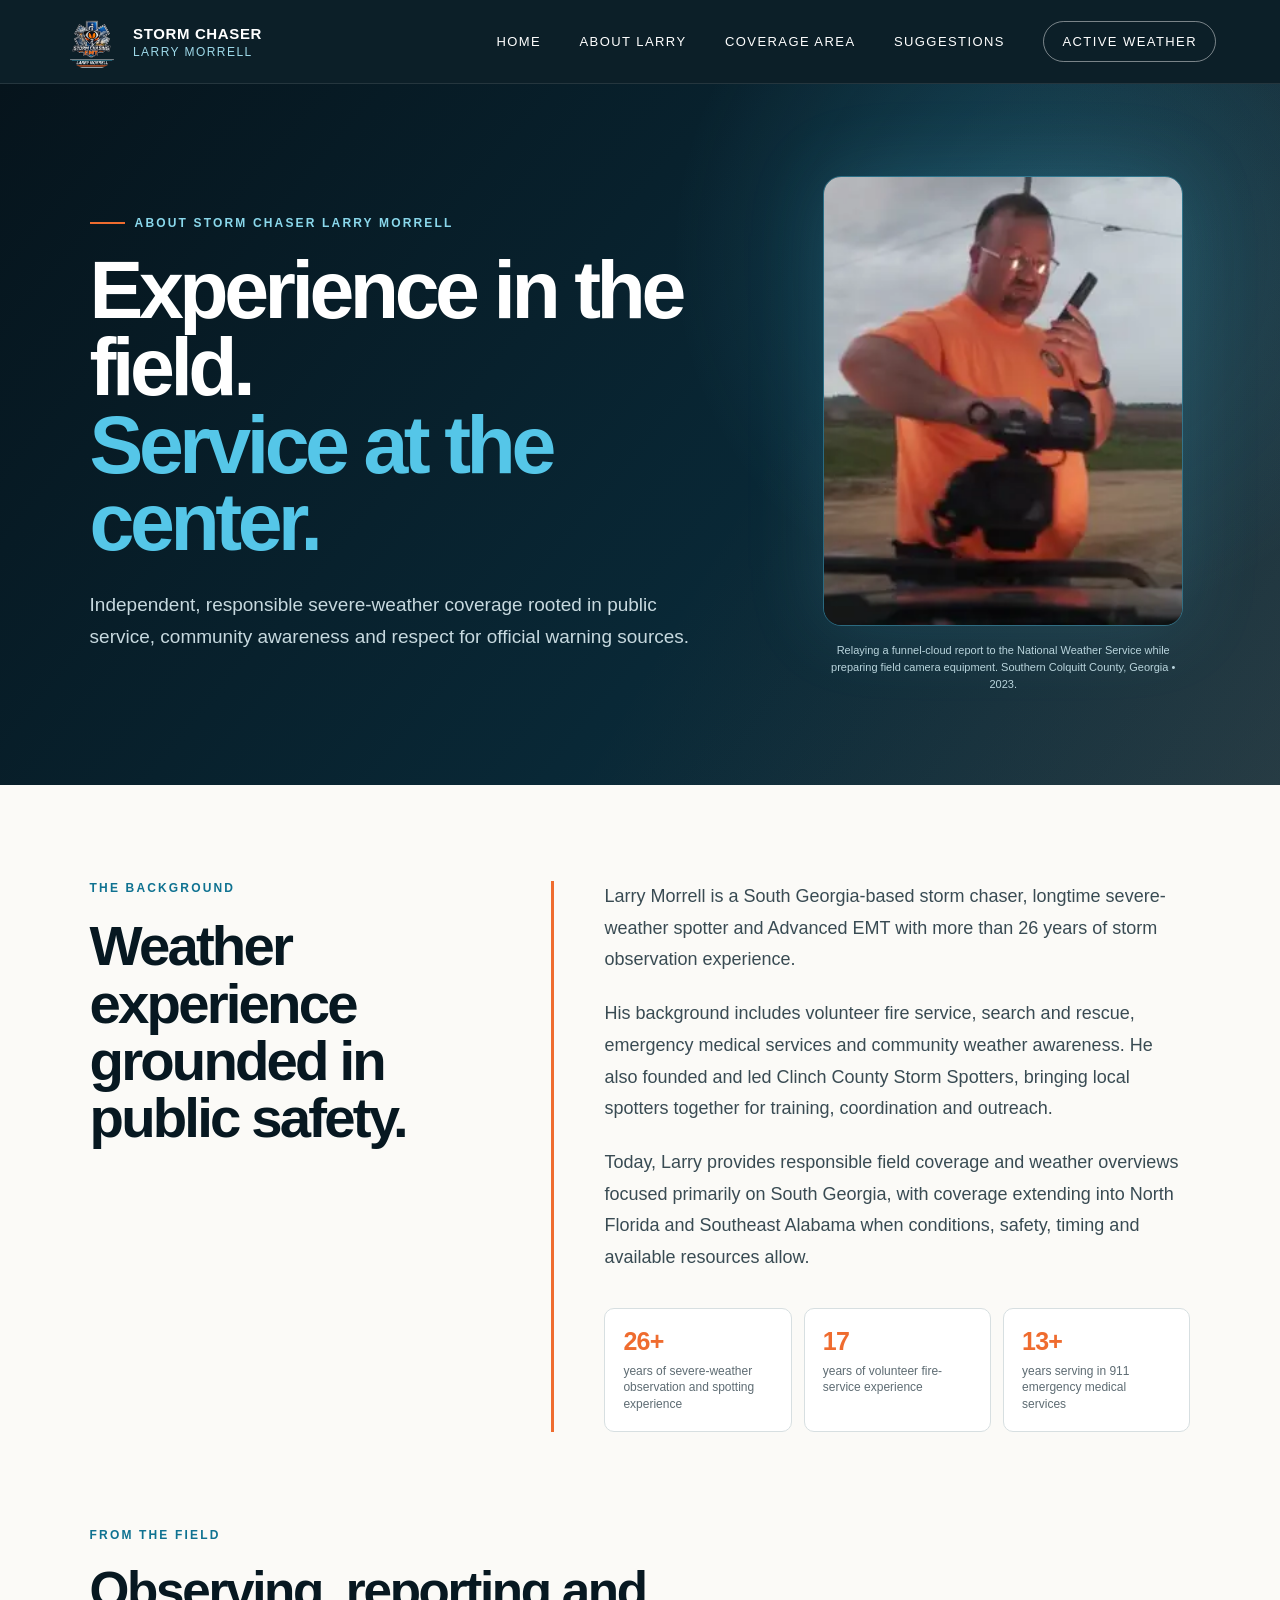
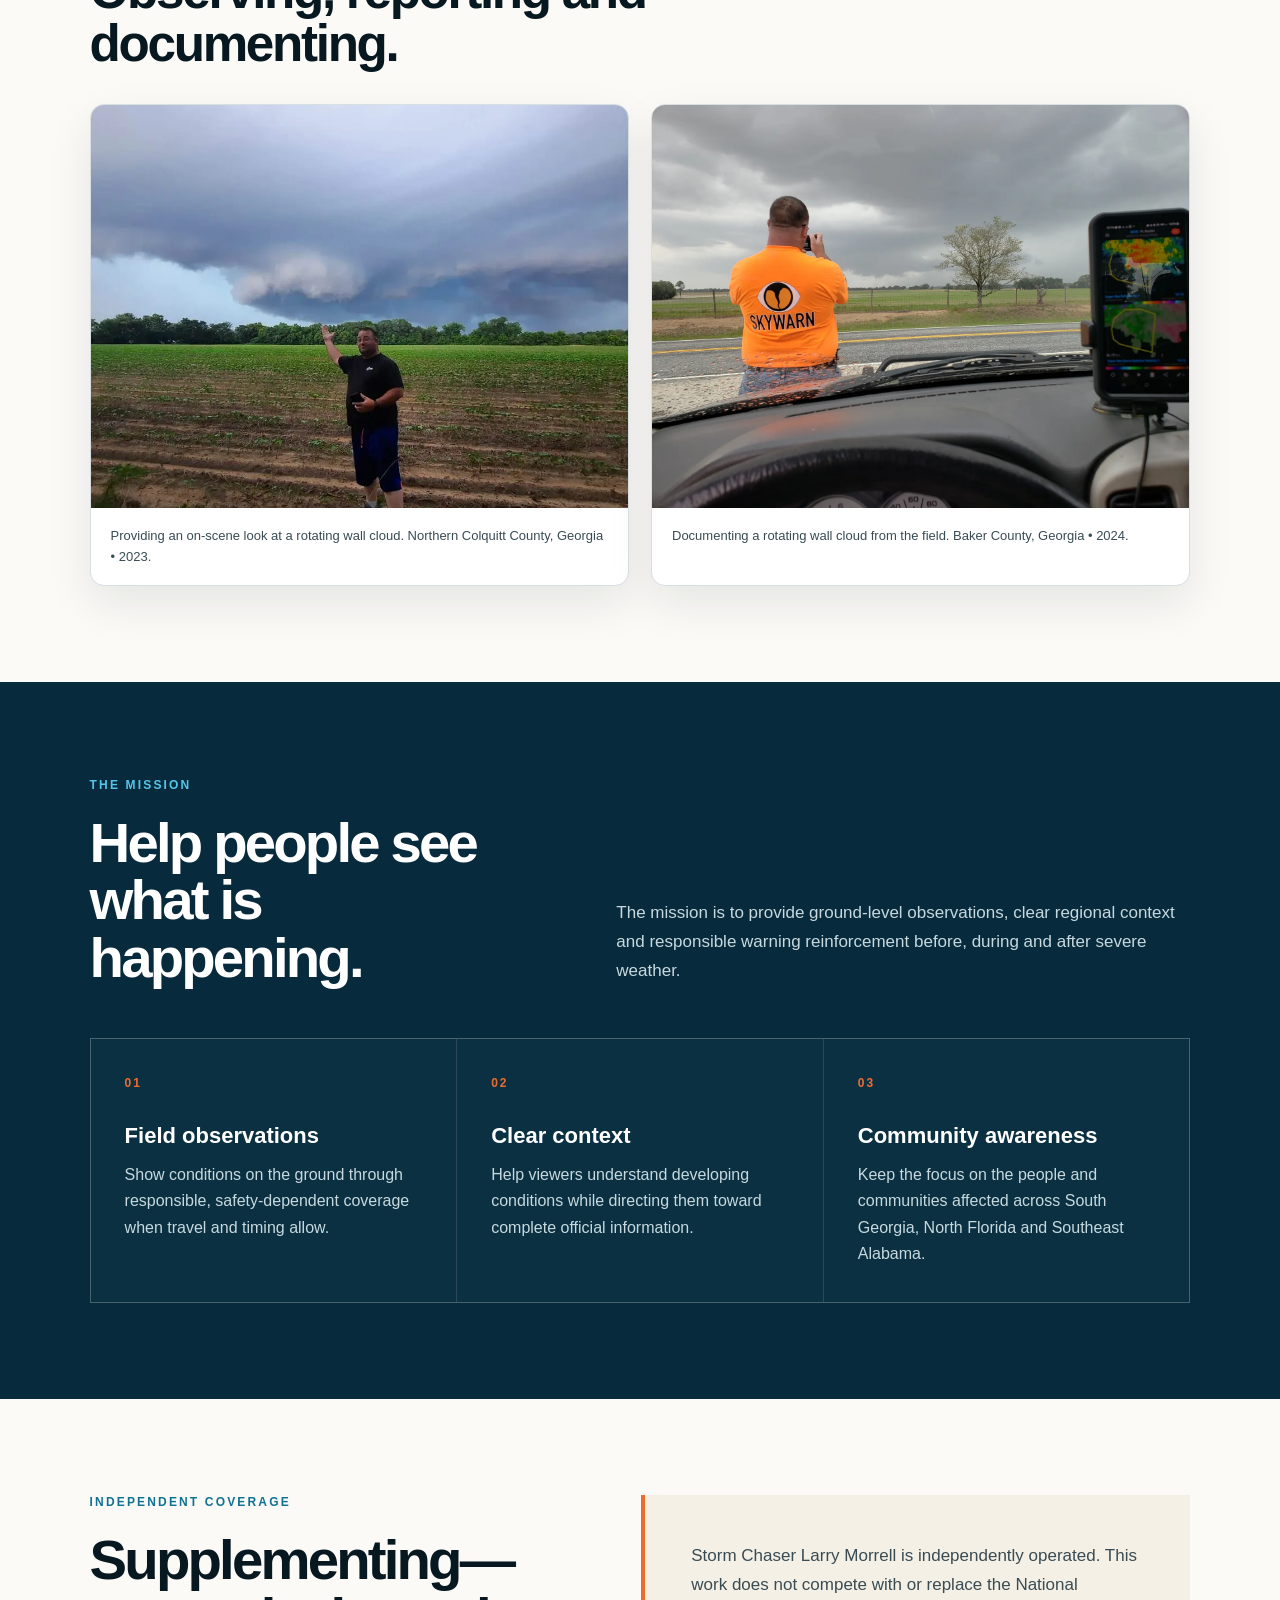
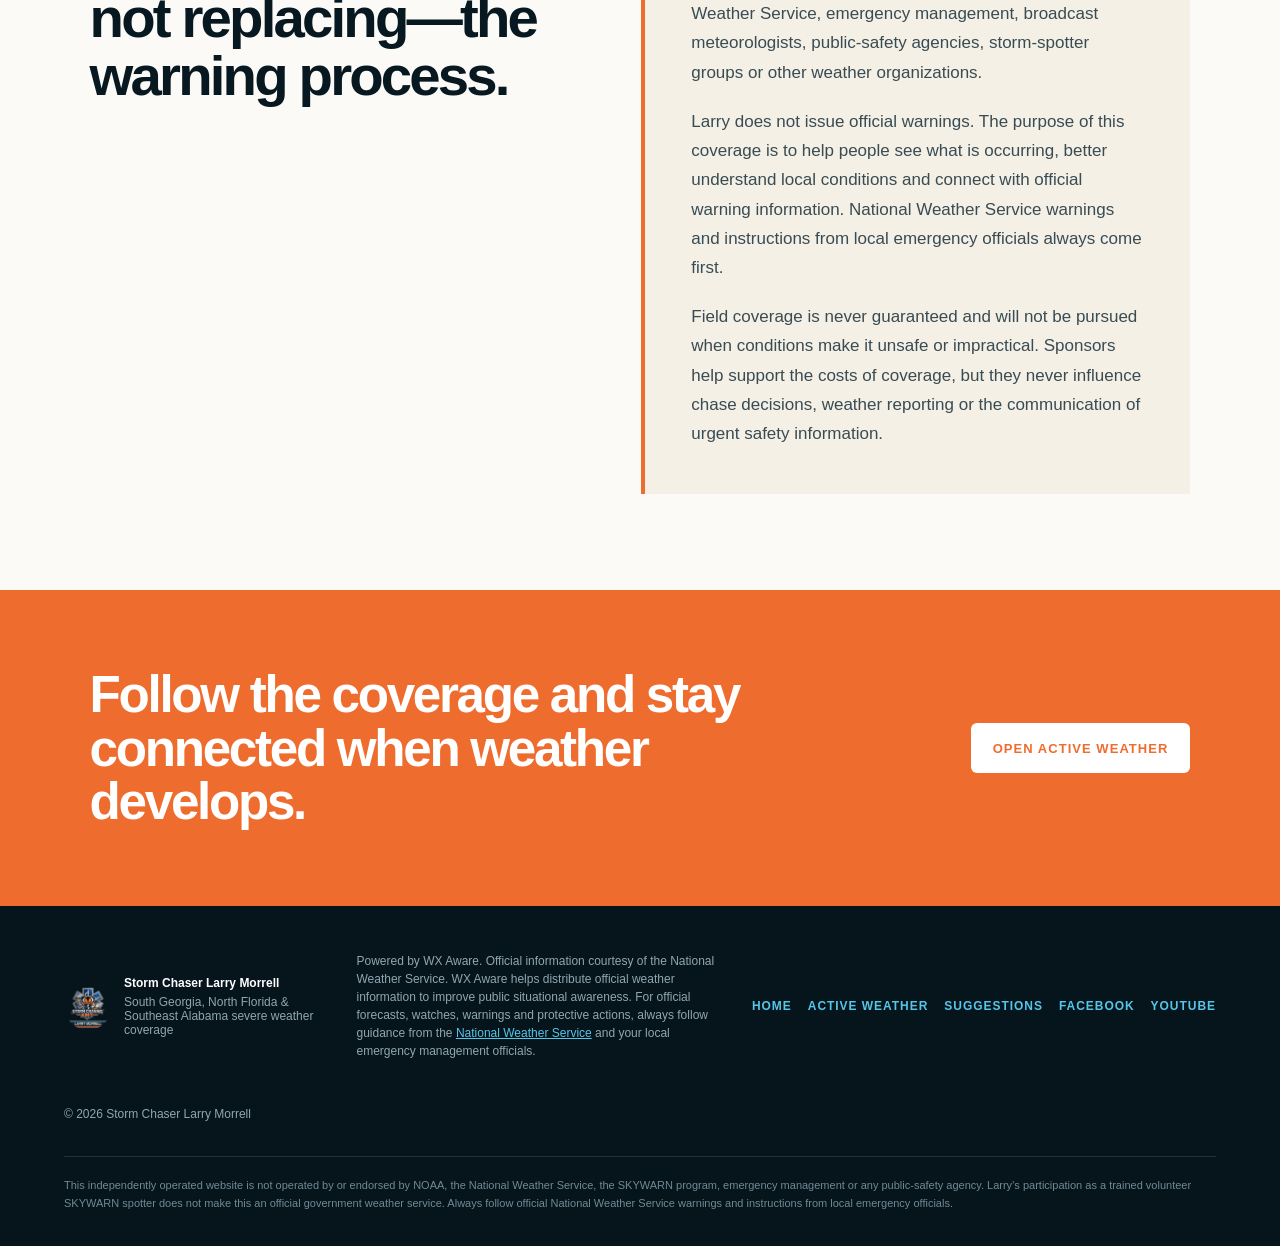
<file: about.html>
<!doctype html>
<html lang="en">
<head>
  <meta charset="utf-8">
  <meta name="viewport" content="width=device-width, initial-scale=1">
  <meta name="description" content="Meet South Georgia storm chaser and Advanced EMT Larry Morrell and learn the purpose, experience and safety principles behind his independent weather coverage.">
  <title>About Larry | Storm Chaser Larry Morrell</title>
  <link rel="canonical" href="https://twister31634.github.io/SouthGaWx/about.html">
  <meta property="og:type" content="website">
  <meta property="og:site_name" content="SouthGaWX">
  <meta property="og:title" content="About Storm Chaser Larry Morrell">
  <meta property="og:description" content="Meet Larry Morrell and learn about the experience, public-service background and mission behind his independent severe-weather coverage.">
  <meta property="og:url" content="https://twister31634.github.io/SouthGaWx/about.html">
  <meta property="og:image" content="https://twister31634.github.io/SouthGaWx/assets/social-preview.jpg">
  <meta property="og:image:width" content="1200">
  <meta property="og:image:height" content="630">
  <meta property="og:image:alt" content="Storm Chaser Larry Morrell — responsible severe-weather coverage for South Georgia, North Florida and Southeast Alabama">
  <meta name="twitter:card" content="summary_large_image">
  <link rel="icon" href="assets/logo.webp">
  <link rel="stylesheet" href="styles.css?v=8">
</head>
<body>
  <header class="site-header">
    <a class="brand" href="index.html" aria-label="Storm Chaser Larry Morrell home">
      <img src="assets/logo.webp" alt="Storm Chasing EMT logo">
      <span><strong>Storm Chaser</strong><small>Larry Morrell</small></span>
    </a>
    <nav aria-label="Main navigation"><a href="index.html">Home</a><a href="about.html" aria-current="page">About Larry</a><a href="index.html#area">Coverage Area</a><a href="suggestions.html">Suggestions</a><a class="nav-cta" href="active-weather.html">Active Weather</a></nav>
  </header>
  <main class="about-main">
    <section class="about-hero">
      <div class="about-hero-copy"><p class="eyebrow"><span></span>About Storm Chaser Larry Morrell</p><h1>Experience in the field.<br><em>Service at the center.</em></h1><p>Independent, responsible severe-weather coverage rooted in public service, community awareness and respect for official warning sources.</p></div>
      <figure class="about-portrait"><img src="assets/about-funnel-report.webp" alt="Larry Morrell calling a funnel-cloud report to the National Weather Service while preparing his field camera"><figcaption>Relaying a funnel-cloud report to the National Weather Service while preparing field camera equipment. Southern Colquitt County, Georgia • 2023.</figcaption></figure>
    </section>
    <section class="about-story">
      <div><p class="section-kicker">The background</p><h2>Weather experience grounded in public safety.</h2></div>
      <div class="about-story-copy">
        <p>Larry Morrell is a South Georgia-based storm chaser, longtime severe-weather spotter and Advanced EMT with more than 26 years of storm observation experience.</p>
        <p>His background includes volunteer fire service, search and rescue, emergency medical services and community weather awareness. He also founded and led Clinch County Storm Spotters, bringing local spotters together for training, coordination and outreach.</p>
        <p>Today, Larry provides responsible field coverage and weather overviews focused primarily on South Georgia, with coverage extending into North Florida and Southeast Alabama when conditions, safety, timing and available resources allow.</p>
        <ul class="experience-list" aria-label="Larry's experience"><li><strong>26+</strong><span>years of severe-weather observation and spotting experience</span></li><li><strong>17</strong><span>years of volunteer fire-service experience</span></li><li><strong>13+</strong><span>years serving in 911 emergency medical services</span></li></ul>
      </div>
    </section>
    <section class="field-gallery" aria-labelledby="field-gallery-title">
      <div class="field-gallery-heading"><p class="section-kicker">From the field</p><h2 id="field-gallery-title">Observing, reporting and documenting.</h2></div>
      <div class="field-gallery-grid">
        <figure><img src="assets/about-wall-cloud-colquitt.webp" alt="Larry Morrell presenting a rotating wall cloud in northern Colquitt County, Georgia" loading="lazy"><figcaption>Providing an on-scene look at a rotating wall cloud. Northern Colquitt County, Georgia • 2023.</figcaption></figure>
        <figure><img src="assets/about-wall-cloud-baker.webp" alt="Larry Morrell photographing a rotating wall cloud in Baker County, Georgia" loading="lazy"><figcaption>Documenting a rotating wall cloud from the field. Baker County, Georgia • 2024.</figcaption></figure>
      </div>
    </section>
    <section class="mission-section">
      <div class="mission-heading"><div><p class="section-kicker light">The mission</p><h2>Help people see what is happening.</h2></div><p>The mission is to provide ground-level observations, clear regional context and responsible warning reinforcement before, during and after severe weather.</p></div>
      <div class="mission-grid"><article><b>01</b><h3>Field observations</h3><p>Show conditions on the ground through responsible, safety-dependent coverage when travel and timing allow.</p></article><article><b>02</b><h3>Clear context</h3><p>Help viewers understand developing conditions while directing them toward complete official information.</p></article><article><b>03</b><h3>Community awareness</h3><p>Keep the focus on the people and communities affected across South Georgia, North Florida and Southeast Alabama.</p></article></div>
    </section>
    <section class="independence-section">
      <div><p class="section-kicker">Independent coverage</p><h2>Supplementing—not replacing—the warning process.</h2></div>
      <div class="independence-copy"><p>Storm Chaser Larry Morrell is independently operated. This work does not compete with or replace the National Weather Service, emergency management, broadcast meteorologists, public-safety agencies, storm-spotter groups or other weather organizations.</p><p>Larry does not issue official warnings. The purpose of this coverage is to help people see what is occurring, better understand local conditions and connect with official warning information. National Weather Service warnings and instructions from local emergency officials always come first.</p><p>Field coverage is never guaranteed and will not be pursued when conditions make it unsafe or impractical. Sponsors help support the costs of coverage, but they never influence chase decisions, weather reporting or the communication of urgent safety information.</p></div>
    </section>
    <section class="about-cta"><h2>Follow the coverage and stay connected when weather develops.</h2><a class="button" href="active-weather.html">Open Active Weather</a></section>
  </main>
  <footer>
    <div class="footer-brand"><img src="assets/logo.webp" alt=""><div><strong>Storm Chaser Larry Morrell</strong><span>South Georgia, North Florida &amp; Southeast Alabama severe weather coverage</span></div></div>
    <p>Powered by WX Aware. Official information courtesy of the National Weather Service. WX Aware helps distribute official weather information to improve public situational awareness. For official forecasts, watches, warnings and protective actions, always follow guidance from the <a href="https://www.weather.gov/" target="_blank" rel="noreferrer">National Weather Service</a> and your local emergency management officials.</p>
    <div class="footer-social"><a href="index.html">Home</a><a href="active-weather.html">Active Weather</a><a href="suggestions.html">Suggestions</a><a href="https://www.facebook.com/Stormchasingemt" target="_blank" rel="noreferrer">Facebook</a><a href="https://www.youtube.com/@LarryMorrell" target="_blank" rel="noreferrer">YouTube</a></div>
    <span>© 2026 Storm Chaser Larry Morrell</span>
    <p class="footer-disclaimer">This independently operated website is not operated by or endorsed by NOAA, the National Weather Service, the SKYWARN program, emergency management or any public-safety agency. Larry’s participation as a trained volunteer SKYWARN spotter does not make this an official government weather service. Always follow official National Weather Service warnings and instructions from local emergency officials.</p>
  </footer>
  <!-- Cloudflare Web Analytics -->
  <script type="module" src="https://static.cloudflareinsights.com/beacon.min.js" data-cf-beacon='{"token":"f0bc9376b80b49ab89b1c3198f6a5e19"}'></script>
  <!-- End Cloudflare Web Analytics -->
</body>
</html>
</file>
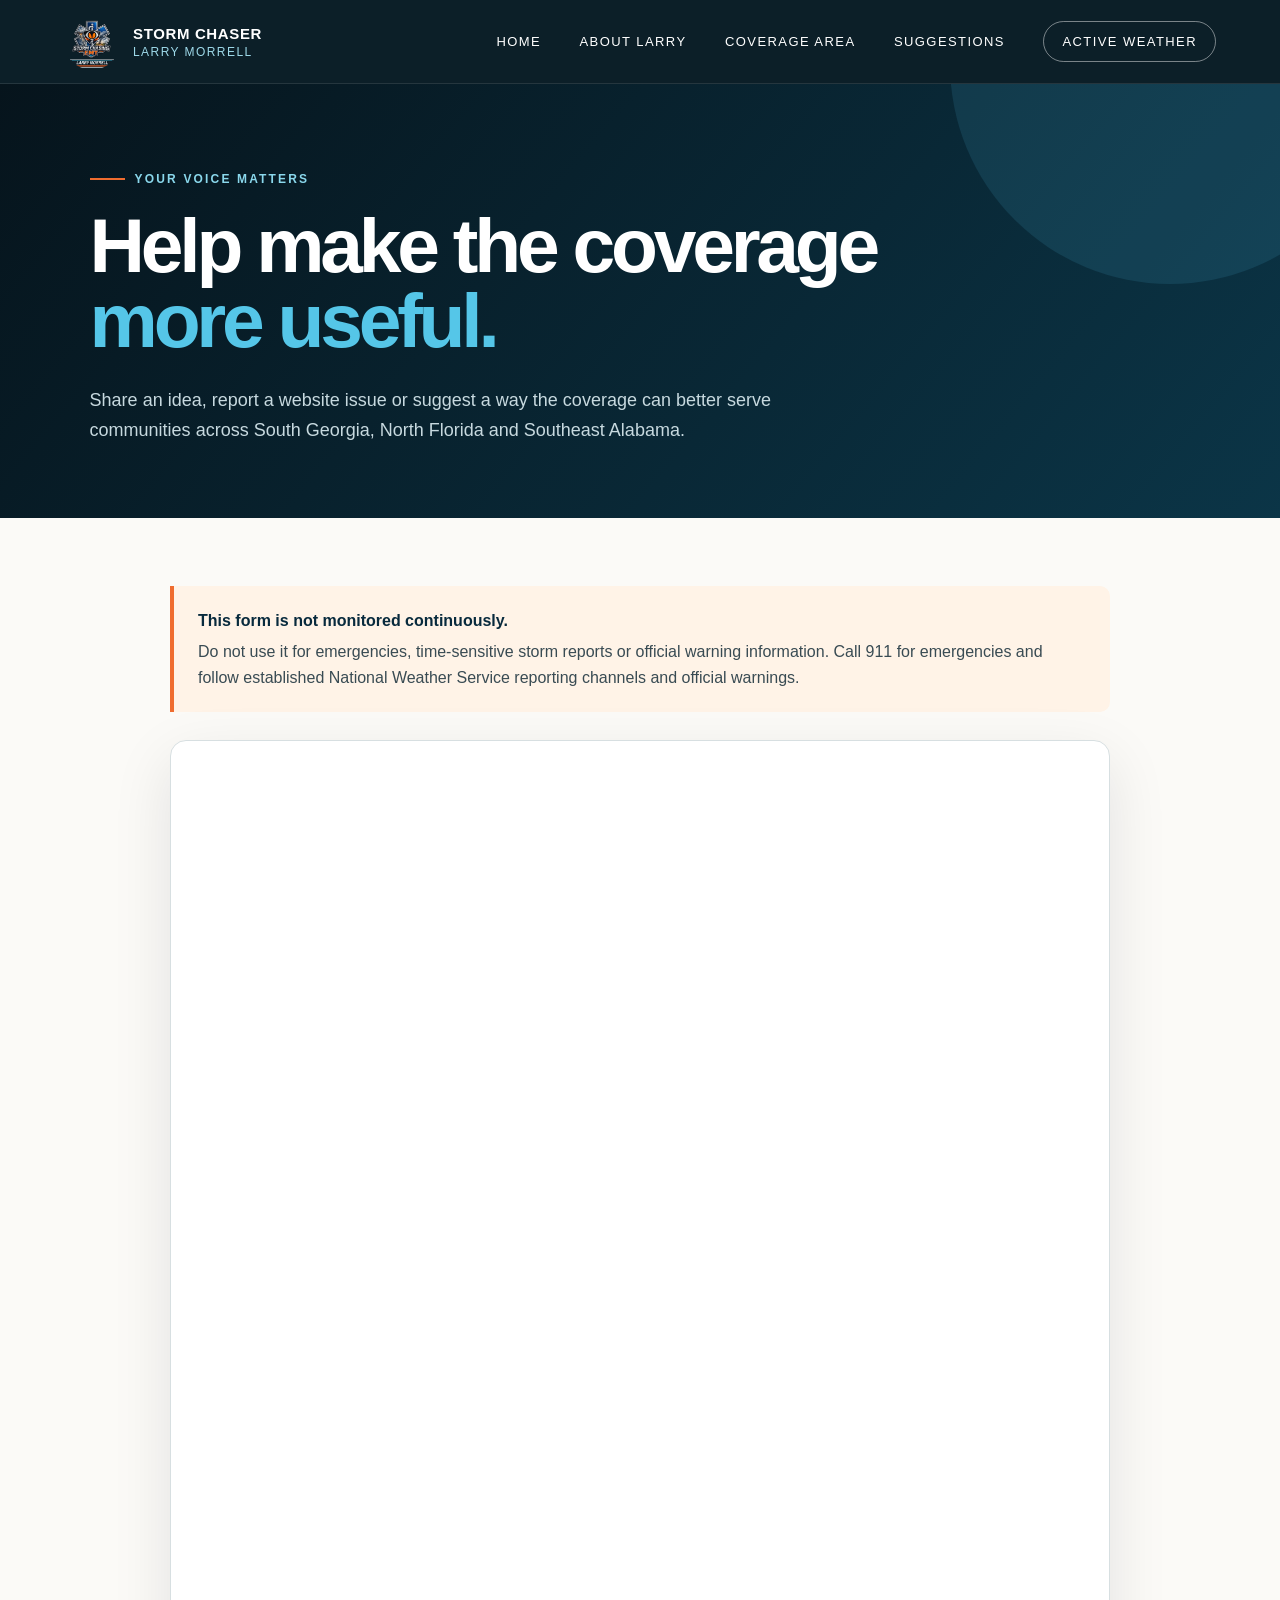
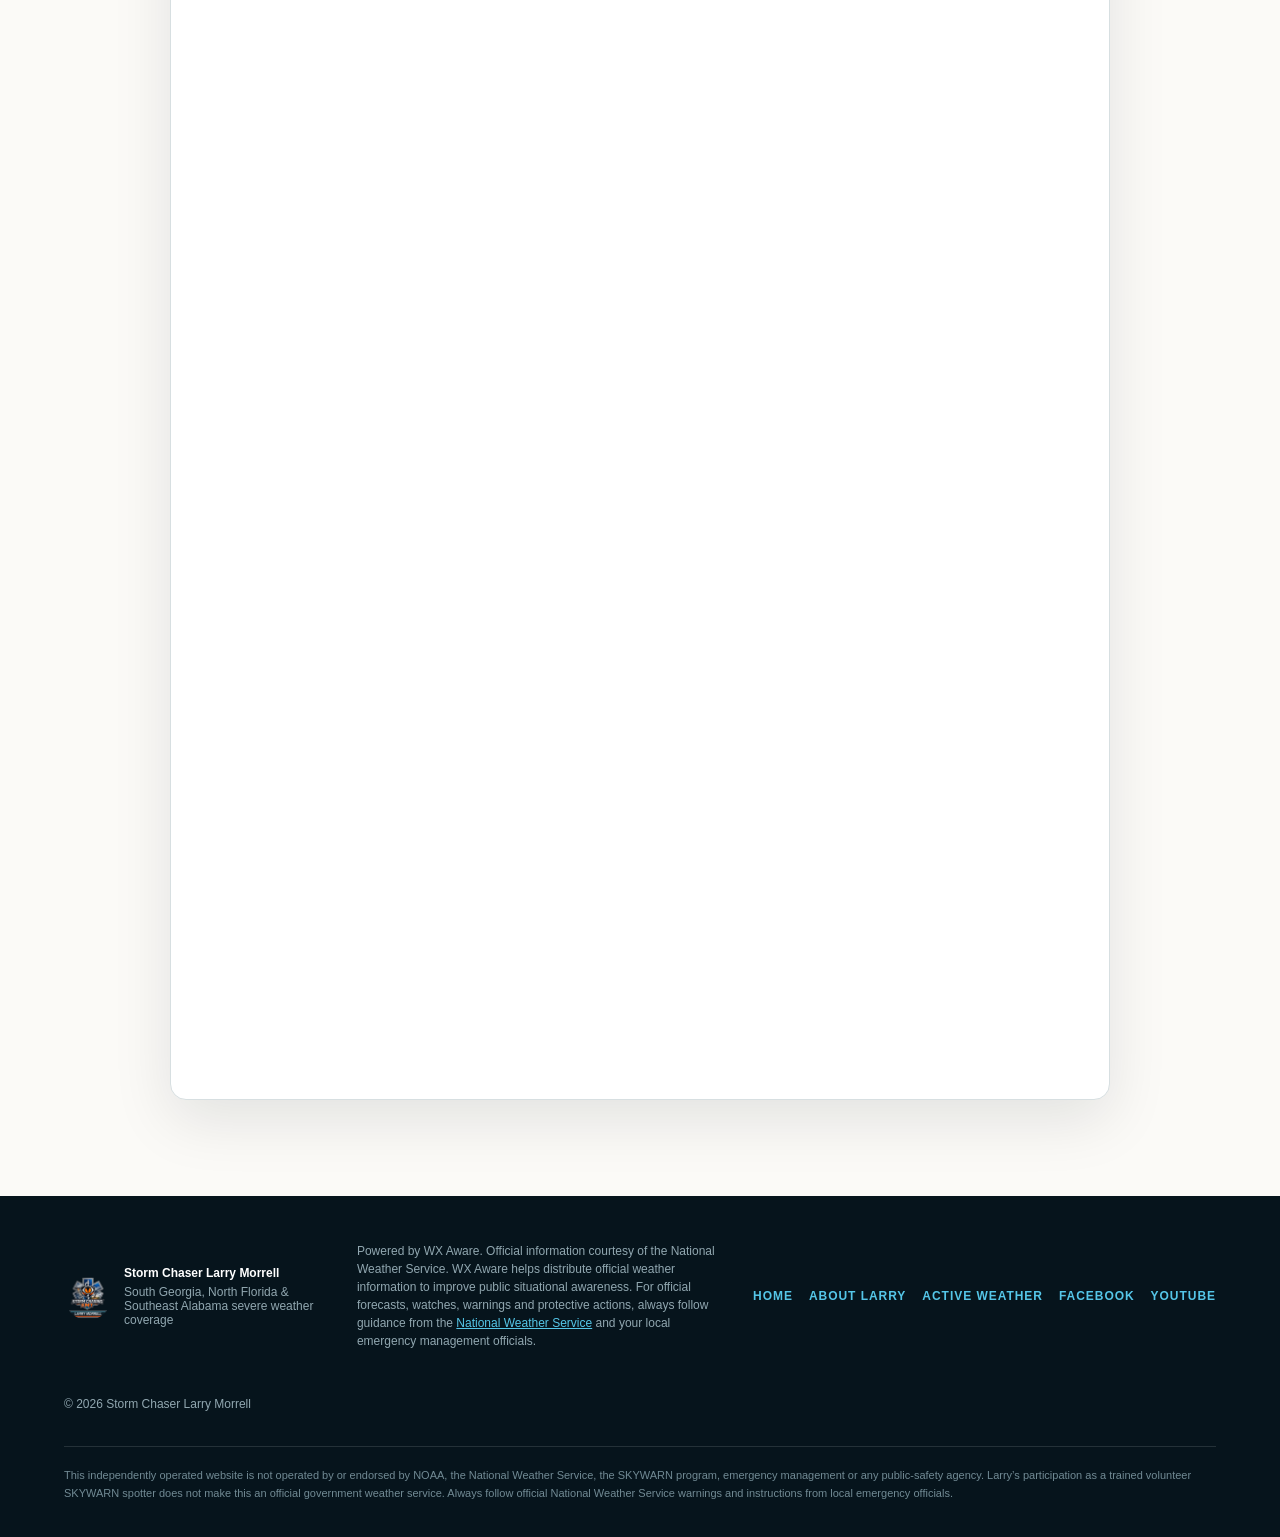
<file: suggestions.html>
<!doctype html>
<html lang="en">
<head>
  <meta charset="utf-8">
  <meta name="viewport" content="width=device-width, initial-scale=1">
  <meta name="description" content="Send a website, coverage or community suggestion to Storm Chaser Larry Morrell.">
  <title>Suggestions | Storm Chaser Larry Morrell</title>
  <link rel="canonical" href="https://twister31634.github.io/SouthGaWx/suggestions.html">
  <meta property="og:type" content="website">
  <meta property="og:site_name" content="SouthGaWX">
  <meta property="og:title" content="Suggestions | Storm Chaser Larry Morrell">
  <meta property="og:description" content="Help improve SouthGaWX by sharing a website, coverage or community suggestion.">
  <meta property="og:url" content="https://twister31634.github.io/SouthGaWx/suggestions.html">
  <meta property="og:image" content="https://twister31634.github.io/SouthGaWx/assets/social-preview.jpg">
  <meta property="og:image:width" content="1200">
  <meta property="og:image:height" content="630">
  <meta name="twitter:card" content="summary_large_image">
  <link rel="icon" href="assets/logo.webp">
  <link rel="stylesheet" href="styles.css?v=8">
</head>
<body>
  <header class="site-header">
    <a class="brand" href="index.html" aria-label="Storm Chaser Larry Morrell home">
      <img src="assets/logo.webp" alt="Storm Chasing EMT logo">
      <span><strong>Storm Chaser</strong><small>Larry Morrell</small></span>
    </a>
    <nav aria-label="Main navigation"><a href="index.html">Home</a><a href="about.html">About Larry</a><a href="index.html#area">Coverage Area</a><a href="suggestions.html" aria-current="page">Suggestions</a><a class="nav-cta" href="active-weather.html">Active Weather</a></nav>
  </header>

  <main class="suggestions-main">
    <section class="suggestions-hero">
      <p class="eyebrow"><span></span>Your voice matters</p>
      <h1>Help make the coverage<br><em>more useful.</em></h1>
      <p>Share an idea, report a website issue or suggest a way the coverage can better serve communities across South Georgia, North Florida and Southeast Alabama.</p>
    </section>

    <section class="suggestions-content" aria-label="Suggestion form">
      <aside class="suggestions-notice"><strong>This form is not monitored continuously.</strong>Do not use it for emergencies, time-sensitive storm reports or official warning information. Call 911 for emergencies and follow established National Weather Service reporting channels and official warnings.</aside>
      <div class="suggestions-frame">
        <iframe src="https://docs.google.com/forms/d/e/1FAIpQLSeQMw3ouA_WEoI1ZkVdUQ15AhiXiJVxv1rlnXLNSdMDiXHkDg/viewform?embedded=true" title="SouthGaWX suggestions form" loading="lazy">Loading…</iframe>
      </div>
    </section>
  </main>

  <footer>
    <div class="footer-brand"><img src="assets/logo.webp" alt=""><div><strong>Storm Chaser Larry Morrell</strong><span>South Georgia, North Florida &amp; Southeast Alabama severe weather coverage</span></div></div>
    <p>Powered by WX Aware. Official information courtesy of the National Weather Service. WX Aware helps distribute official weather information to improve public situational awareness. For official forecasts, watches, warnings and protective actions, always follow guidance from the <a href="https://www.weather.gov/" target="_blank" rel="noreferrer">National Weather Service</a> and your local emergency management officials.</p>
    <div class="footer-social"><a href="index.html">Home</a><a href="about.html">About Larry</a><a href="active-weather.html">Active Weather</a><a href="https://www.facebook.com/Stormchasingemt" target="_blank" rel="noreferrer">Facebook</a><a href="https://www.youtube.com/@LarryMorrell" target="_blank" rel="noreferrer">YouTube</a></div>
    <span>© 2026 Storm Chaser Larry Morrell</span>
    <p class="footer-disclaimer">This independently operated website is not operated by or endorsed by NOAA, the National Weather Service, the SKYWARN program, emergency management or any public-safety agency. Larry’s participation as a trained volunteer SKYWARN spotter does not make this an official government weather service. Always follow official National Weather Service warnings and instructions from local emergency officials.</p>
  </footer>
  <!-- Cloudflare Web Analytics -->
  <script type="module" src="https://static.cloudflareinsights.com/beacon.min.js" data-cf-beacon='{"token":"f0bc9376b80b49ab89b1c3198f6a5e19"}'></script>
  <!-- End Cloudflare Web Analytics -->
</body>
</html>
</file>
<file: styles.css>
:root {
  --ink: #071821;
  --navy: #082a3d;
  --blue: #0f7291;
  --electric: #55c6e8;
  --orange: #ef6c2f;
  --cream: #f4f0e6;
  --paper: #fbfaf7;
  --muted: #5e6c73;
}

* { box-sizing: border-box; }
html { scroll-behavior: smooth; }
body { margin: 0; background: var(--paper); color: var(--ink); font-family: Arial, Helvetica, sans-serif; }
a { color: inherit; text-decoration: none; }
img { display: block; max-width: 100%; }

.site-header {
  min-height: 84px; padding: 12px clamp(22px, 5vw, 76px); display: flex; align-items: center;
  justify-content: space-between; background: rgba(5, 24, 34, .97); color: white; position: relative; z-index: 10;
  border-bottom: 1px solid rgba(255,255,255,.1);
}
.brand { display: flex; align-items: center; gap: 13px; }
.brand img { width: 56px; height: 56px; border-radius: 50%; object-fit: cover; }
.brand span { display: flex; flex-direction: column; text-transform: uppercase; line-height: 1; letter-spacing: .04em; }
.brand strong { font-size: 15px; }
.brand small { margin-top: 5px; font-size: 12px; color: #9ed9e9; letter-spacing: .12em; }
nav { display: flex; align-items: center; gap: clamp(18px, 3vw, 42px); font-size: 13px; text-transform: uppercase; letter-spacing: .11em; }
nav a { transition: color .2s; }
nav a:hover { color: var(--electric); }
.nav-cta { border: 1px solid rgba(255,255,255,.45); border-radius: 999px; padding: 12px 18px; }

.hero {
  min-height: 660px; padding: 72px clamp(22px, 7vw, 108px); display: grid; grid-template-columns: 1.25fr .75fr;
  gap: 48px; align-items: center; position: relative; overflow: hidden; color: white;
  background: radial-gradient(circle at 80% 30%, rgba(15,114,145,.4), transparent 32%), linear-gradient(128deg, #071821 0%, #0b3041 55%, #071821 100%);
}
.hero:before { content: ""; position: absolute; inset: 0; z-index: 1; background: linear-gradient(90deg, rgba(3,18,27,.87) 0%, rgba(4,23,34,.68) 48%, rgba(4,22,32,.40) 100%); }
.hero:after { content: ""; position: absolute; z-index: 1; inset: auto -15% -220px 34%; height: 390px; border: 1px solid rgba(85,198,232,.2); border-radius: 50%; transform: rotate(-8deg); }
.hero-video { position: absolute; inset: 0; z-index: 0; width: 100%; height: 100%; object-fit: cover; object-position: center; filter: brightness(1.08) contrast(1.03); }
.storm-glow { position: absolute; z-index: 1; width: 620px; height: 620px; right: -180px; top: -260px; border-radius: 50%; background: rgba(85,198,232,.11); filter: blur(4px); }
.hero-copy, .hero-mark { position: relative; z-index: 2; }
.hero-footage-credit { position: absolute; z-index: 2; right: clamp(22px, 4vw, 70px); bottom: 22px; color: rgba(255,255,255,.72); text-transform: uppercase; letter-spacing: .12em; font-size: 10px; }
.eyebrow, .section-kicker { margin: 0 0 22px; text-transform: uppercase; letter-spacing: .18em; font-size: 12px; font-weight: 800; color: var(--blue); }
.eyebrow { color: #8ad8ec; display: flex; align-items: center; gap: 10px; }
.eyebrow span { width: 35px; height: 2px; background: var(--orange); }
.hero h1 { margin: 0; max-width: 790px; font-size: clamp(52px, 6.4vw, 92px); line-height: .96; letter-spacing: -.055em; }
.hero h1 em { color: var(--electric); font-style: normal; }
.hero-text { max-width: 660px; margin: 28px 0 0; color: #c7d9df; font-size: 19px; line-height: 1.65; }
.hero-actions, .sponsor-actions { display: flex; align-items: center; gap: 14px; flex-wrap: wrap; margin-top: 34px; }
.button { display: inline-flex; min-height: 50px; padding: 0 22px; border-radius: 6px; align-items: center; justify-content: center; font-weight: 800; font-size: 13px; text-transform: uppercase; letter-spacing: .08em; transition: transform .2s, background .2s; }
.button:hover { transform: translateY(-2px); }
.button.primary { background: var(--orange); color: white; }
.button.secondary { border: 1px solid #52707c; color: white; }
.signal-row { margin-top: 42px; display: flex; align-items: center; flex-wrap: wrap; gap: 12px; color: #8ca5ae; font-size: 12px; text-transform: uppercase; letter-spacing: .12em; }
.signal-row i { width: 4px; height: 4px; background: var(--electric); border-radius: 50%; }
.social-links { margin-top: 20px; display: flex; flex-wrap: wrap; gap: 10px; }
.social-links a { padding: 9px 13px; border-radius: 999px; background: rgba(85,198,232,.1); border: 1px solid rgba(85,198,232,.25); color: #9ee2f3; font-size: 11px; font-weight: 800; text-transform: uppercase; letter-spacing: .1em; }
.social-links a:hover { background: rgba(85,198,232,.18); }
.hero-mark { display: flex; flex-direction: column; align-items: center; }
.logo-halo { width: min(360px, 100%); aspect-ratio: 1; padding: 18px; border-radius: 50%; border: 1px solid rgba(85,198,232,.3); box-shadow: 0 0 70px rgba(85,198,232,.12); }
.logo-halo img { width: 100%; height: 100%; object-fit: cover; border-radius: 50%; }
.hero-mark p { margin: 20px 0 0; color: #8ad8ec; text-transform: uppercase; letter-spacing: .22em; font-size: 11px; }

@media (prefers-reduced-motion: reduce) {
  .hero-video { display: none; }
  .hero { background: linear-gradient(90deg, rgba(3,18,27,.9), rgba(4,23,34,.65)), url('assets/lanier-funnel-poster.webp') center / cover no-repeat; }
  .coverage-video { display: none; }
}

.intro { padding: 96px clamp(22px, 7vw, 108px); display: grid; grid-template-columns: .9fr 1.1fr; gap: clamp(40px, 8vw, 130px); }
.intro h2, .coverage h2, .partners h2, .sponsor h2 { margin: 0; font-size: clamp(38px, 4.2vw, 62px); line-height: 1.04; letter-spacing: -.045em; }
.intro-copy { border-left: 3px solid var(--orange); padding-left: clamp(25px, 4vw, 50px); }
.intro-copy p { margin: 0 0 20px; color: #394b53; font-size: 18px; line-height: 1.75; }
.inline-link { display: inline-flex; margin-top: 6px; color: var(--blue); font-size: 12px; font-weight: 900; letter-spacing: .08em; text-transform: uppercase; border-bottom: 2px solid var(--orange); padding-bottom: 6px; }
.inline-link:hover { color: var(--orange); }

.coverage { position: relative; isolation: isolate; overflow: hidden; background: var(--navy); color: white; padding: 92px clamp(22px, 7vw, 108px); }
.coverage::before { content: ""; position: absolute; inset: 0; z-index: 1; background: linear-gradient(90deg, rgba(5,24,34,.48), rgba(5,24,34,.26)); }
.coverage > :not(.coverage-video) { position: relative; z-index: 2; }
.coverage-video { position: absolute; inset: 0; z-index: 0; width: 100%; height: 100%; object-fit: cover; object-position: center; filter: brightness(1.18) contrast(1.02); }
.section-kicker.light { color: var(--electric); }
.coverage-heading h2 { text-shadow: 0 2px 16px rgba(0,0,0,.7); }
.coverage-grid { display: grid; grid-template-columns: repeat(3, 1fr); gap: 1px; margin-top: 56px; background: rgba(255,255,255,.12); border: 1px solid rgba(255,255,255,.12); }
.coverage-grid article { background: transparent; padding: 36px; }
.coverage-grid b { color: var(--orange); font-size: 12px; letter-spacing: .16em; }
.coverage-grid h3 { margin: 42px 0 14px; font-size: 24px; text-shadow: 0 2px 8px rgba(0,0,0,.8); }
.coverage-grid p { margin: 0; color: #e3eef2; line-height: 1.65; text-shadow: 0 1px 5px rgba(0,0,0,.65); }
.warning-note { margin-top: 28px; padding: 21px 26px; border-left: 4px solid var(--orange); background: rgba(3,18,27,.46); display: flex; gap: 18px; align-items: baseline; }
.warning-note strong { white-space: nowrap; }
.warning-note span { color: #e3eef2; line-height: 1.5; }
.coverage-footage-credit { display: block; margin-top: 18px; color: rgba(255,255,255,.7); font-size: 11px; letter-spacing: .04em; text-align: right; }
@media (prefers-reduced-motion: reduce) {
  .coverage { background: linear-gradient(rgba(5,24,34,.8), rgba(5,24,34,.8)), url('assets/coffee-wall-poster.webp') center / cover no-repeat; }
}

.area { padding: 96px clamp(22px, 7vw, 108px); display: grid; grid-template-columns: .7fr 1.3fr; gap: clamp(40px, 7vw, 100px); align-items: center; background: var(--paper); }
.area h2 { margin: 0; font-size: clamp(40px, 4.8vw, 68px); line-height: 1.02; letter-spacing: -.05em; }
.area-copy > p:not(.section-kicker) { margin: 26px 0 22px; color: #394b53; font-size: 17px; line-height: 1.7; }
.area-tags { display: flex; flex-wrap: wrap; gap: 8px; margin-bottom: 22px; }
.area-tags span { border: 1px solid #cbd4d7; border-radius: 999px; padding: 8px 12px; color: var(--navy); background: white; font-size: 11px; font-weight: 800; text-transform: uppercase; letter-spacing: .08em; }
.area-copy small { display: block; color: var(--muted); line-height: 1.5; }
.map-frame { overflow: hidden; border-radius: 16px; border: 1px solid #cbd4d7; background: white; box-shadow: 0 20px 60px rgba(7,24,33,.12); }
.map-frame iframe { display: block; width: 100%; height: clamp(620px, 44vw, 840px); border: 0; overflow: hidden; }
.map-frame > a { display: block; padding: 14px 18px; color: var(--blue); font-size: 11px; font-weight: 800; text-transform: uppercase; letter-spacing: .08em; text-align: right; }

.social-feed { padding: 96px clamp(22px, 7vw, 108px); display: grid; grid-template-columns: minmax(0,.82fr) minmax(340px,1.18fr); gap: clamp(42px, 8vw, 120px); align-items: center; background: white; }
.social-feed-copy h2 { margin: 0; font-size: clamp(40px, 4.8vw, 68px); line-height: 1.02; letter-spacing: -.05em; }
.social-feed-copy > p:not(.section-kicker) { max-width: 630px; margin: 26px 0 0; color: #394b53; font-size: 17px; line-height: 1.72; }
.social-feed-copy .button { margin-top: 28px; }
.social-feed-copy small { display: block; max-width: 590px; margin-top: 18px; color: var(--muted); line-height: 1.55; }
.facebook-feed-card { width: min(100%, 560px); justify-self: center; padding: 18px; border: 1px solid #d7dfe1; border-radius: 16px; background: var(--paper); box-shadow: 0 20px 60px rgba(7,24,33,.12); }
.facebook-feed-label { display: flex; align-items: center; gap: 12px; margin: 2px 4px 16px; color: var(--navy); font-size: 11px; font-weight: 900; text-transform: uppercase; letter-spacing: .12em; }
.facebook-feed-label i { height: 1px; flex: 1; background: #cbd4d7; }
.facebook-feed-label b { color: var(--orange); font-size: 10px; }
.facebook-feed-window { min-height: 720px; overflow: hidden; border-radius: 10px; background: linear-gradient(145deg,#eef2f3,#fff); }
.facebook-feed-window iframe { display: block; width: 100%; max-width: 500px; min-height: 720px; margin: 0 auto; border: 0; }

.partners { padding: 100px clamp(22px, 7vw, 108px); background: var(--cream); }
.section-heading.centered { text-align: center; max-width: 830px; margin: 0 auto 52px; }
.section-heading > p:last-child { color: var(--muted); font-size: 17px; line-height: 1.65; }
.founding-card { max-width: 780px; margin: 0 auto 28px; background: white; padding: 18px; border-radius: 14px; box-shadow: 0 18px 50px rgba(7,24,33,.1); border: 1px solid #d9d5cb; }
.founding-card img { width: 100%; border-radius: 8px; }
.founding-label { display: flex; align-items: center; gap: 13px; margin: 2px 5px 16px; text-transform: uppercase; letter-spacing: .16em; font-size: 11px; font-weight: 800; color: var(--orange); }
.founding-label i { height: 1px; background: #ded9cf; flex: 1; }
.official-sponsor-grid { display: grid; grid-template-columns: repeat(2, minmax(0, 1fr)); gap: 22px; max-width: 1180px; margin: 0 auto 34px; }
.official-sponsor-card { display: flex; flex-direction: column; min-width: 0; background: white; padding: 18px; border-radius: 14px; box-shadow: 0 18px 50px rgba(7,24,33,.1); border: 1px solid #d9d5cb; transition: transform .2s, box-shadow .2s; }
.official-sponsor-card:hover { transform: translateY(-4px); box-shadow: 0 22px 55px rgba(7,24,33,.15); }
.official-sponsor-card img { display: block; width: 100%; aspect-ratio: 16 / 9; object-fit: cover; border-radius: 8px; }
.official-sponsor-label { display: flex; align-items: center; gap: 13px; margin: 2px 5px 16px; text-transform: uppercase; letter-spacing: .16em; font-size: 11px; font-weight: 800; color: var(--orange); }
.official-sponsor-label i { height: 1px; background: #ded9cf; flex: 1; }
.official-sponsor-meta { padding: 17px 5px 2px; display: flex; justify-content: space-between; align-items: center; gap: 15px; }
.official-sponsor-meta strong { color: var(--navy); font-size: 16px; }
.official-sponsor-meta span { color: var(--blue); font-size: 11px; font-weight: 800; text-transform: uppercase; letter-spacing: .08em; text-align: right; }
.partner-grid { display: grid; grid-template-columns: repeat(3, 1fr); gap: 22px; }
.partner-card { background: white; border: 1px solid #d9d5cb; border-radius: 12px; overflow: hidden; transition: transform .2s, box-shadow .2s; }
a.partner-card:hover { transform: translateY(-4px); box-shadow: 0 18px 40px rgba(7,24,33,.12); }
.partner-image { aspect-ratio: 1; padding: 12px; background: white; }
.partner-image img { width: 100%; height: 100%; object-fit: contain; }
.partner-meta { padding: 17px 19px; border-top: 1px solid #e7e3da; display: flex; justify-content: space-between; align-items: center; gap: 15px; }
.partner-meta strong { font-size: 14px; }
.partner-meta span { color: var(--blue); font-size: 11px; text-transform: uppercase; letter-spacing: .08em; text-align: right; }

.sponsor { padding: 92px clamp(22px, 7vw, 108px); background: var(--orange); color: white; display: grid; grid-template-columns: .95fr 1.05fr; gap: clamp(45px, 8vw, 120px); }
.sponsor .section-kicker { color: #fff3e7; }
.sponsor-copy > p { margin: 0 0 22px; font-size: 18px; line-height: 1.65; color: #fff7f1; }
.partnership-brief { margin: 0 0 24px; padding: 18px 0; border-top: 1px solid rgba(255,255,255,.35); color: #fff; }
.partnership-brief strong { display: block; margin-bottom: 10px; font-size: 14px; text-transform: uppercase; letter-spacing: .08em; }
.partnership-brief ul { margin: 0; padding-left: 20px; color: #fff7f1; line-height: 1.6; }
.partnership-brief small { display: block; margin-top: 10px; color: #fff3e7; line-height: 1.5; }
.sponsor .promise { border-top: 1px solid rgba(255,255,255,.35); border-bottom: 1px solid rgba(255,255,255,.35); padding: 19px 0; font-size: 15px; }
.promise span { display: inline-flex; width: 24px; height: 24px; margin-right: 8px; border-radius: 50%; align-items: center; justify-content: center; background: white; color: var(--orange); font-weight: 900; }
.button.white { background: white; color: var(--orange); }
.text-link { font-weight: 800; font-size: 13px; text-transform: uppercase; letter-spacing: .07em; border-bottom: 1px solid rgba(255,255,255,.6); padding-bottom: 4px; }
.email { display: inline-block; margin-top: 24px; color: white; font-size: 14px; word-break: break-word; }

footer { padding: 34px clamp(22px, 5vw, 76px); background: #06141c; color: #91a7b0; display: grid; grid-template-columns: 1fr 1.4fr auto; align-items: center; gap: 35px; font-size: 12px; }
.footer-brand { display: flex; align-items: center; gap: 12px; color: white; }
.footer-brand img { width: 48px; height: 48px; border-radius: 50%; }
.footer-brand div { display: flex; flex-direction: column; gap: 5px; }
.footer-brand span { color: #91a7b0; }
footer p { line-height: 1.5; }
footer p a { color: var(--electric); text-decoration: underline; }
.footer-social { display: flex; flex-wrap: wrap; gap: 10px 16px; }
.footer-social a { color: var(--electric); font-weight: 800; text-transform: uppercase; letter-spacing: .08em; }
.footer-disclaimer { grid-column: 1 / -1; margin: 0; padding-top: 20px; border-top: 1px solid rgba(255,255,255,.12); color: #718a94; font-size: 11px; line-height: 1.6; }

.about-main { background: var(--paper); }
.about-hero { position: relative; isolation: isolate; overflow: hidden; min-height: 510px; padding: 92px clamp(22px, 7vw, 108px); display: grid; grid-template-columns: minmax(0, 1.25fr) minmax(260px, .75fr); align-items: center; gap: clamp(42px, 8vw, 120px); color: white; background: linear-gradient(130deg, #06141c, #0b3547); }
.about-hero::before { content: ""; position: absolute; inset: 0; z-index: -1; background: radial-gradient(circle at 82% 24%, rgba(85,198,232,.22), transparent 32%), linear-gradient(120deg, transparent 58%, rgba(239,108,47,.12)); }
.about-hero h1 { margin: 0; max-width: 820px; font-size: clamp(48px, 6.3vw, 88px); line-height: .96; letter-spacing: -.055em; }
.about-hero h1 em { color: var(--electric); font-style: normal; }
.about-hero-copy > p:last-child { max-width: 720px; margin: 28px 0 0; color: #c7d9df; font-size: 19px; line-height: 1.68; }
.about-portrait { justify-self: center; width: min(360px, 100%); margin: 0; }
.about-portrait img { width: 100%; aspect-ratio: 4 / 5; object-fit: cover; object-position: center; border-radius: 18px; border: 1px solid rgba(85,198,232,.4); box-shadow: 0 0 80px rgba(85,198,232,.16); }
.about-portrait figcaption { margin: 16px 0 0; color: #b9d4dc; font-size: 11px; line-height: 1.55; text-align: center; }
.about-story { padding: 96px clamp(22px, 7vw, 108px); display: grid; grid-template-columns: minmax(260px,.72fr) minmax(0,1.28fr); gap: clamp(44px, 8vw, 120px); }
.about-story h2, .mission-section h2 { margin: 0; font-size: clamp(38px, 4.4vw, 64px); line-height: 1.02; letter-spacing: -.05em; }
.about-story-copy { border-left: 3px solid var(--orange); padding-left: clamp(24px, 4vw, 50px); }
.about-story-copy p { margin: 0 0 22px; color: #394b53; font-size: 18px; line-height: 1.76; }
.experience-list { margin: 34px 0 0; padding: 0; display: grid; grid-template-columns: repeat(3,1fr); gap: 12px; list-style: none; }
.experience-list li { padding: 18px; border: 1px solid #d7dfe1; border-radius: 10px; background: white; }
.experience-list strong { display: block; color: var(--orange); font-size: 25px; letter-spacing: -.03em; }
.experience-list span { display: block; margin-top: 7px; color: var(--muted); font-size: 12px; line-height: 1.4; }
.field-gallery { padding: 0 clamp(22px, 7vw, 108px) 96px; }
.field-gallery-heading { max-width: 850px; margin-bottom: 34px; }
.field-gallery-heading h2 { margin: 0; font-size: clamp(34px, 4vw, 58px); line-height: 1.04; letter-spacing: -.045em; }
.field-gallery-grid { display: grid; grid-template-columns: 1fr 1fr; gap: 22px; }
.field-gallery figure { margin: 0; overflow: hidden; border: 1px solid #d7dfe1; border-radius: 14px; background: white; box-shadow: 0 18px 45px rgba(7,24,33,.09); }
.field-gallery img { width: 100%; aspect-ratio: 4 / 3; object-fit: cover; }
.field-gallery figure:first-child img { object-position: center 42%; }
.field-gallery figcaption { min-height: 76px; padding: 18px 20px; color: #394b53; font-size: 13px; line-height: 1.55; }
.mission-section { padding: 96px clamp(22px, 7vw, 108px); color: white; background: var(--navy); }
.mission-heading { display: grid; grid-template-columns: .85fr 1.15fr; gap: clamp(38px, 8vw, 120px); align-items: end; }
.mission-heading > p { margin: 0; color: #c7d9df; font-size: 17px; line-height: 1.7; }
.mission-grid { margin-top: 52px; display: grid; grid-template-columns: repeat(3,1fr); gap: 1px; border: 1px solid rgba(255,255,255,.14); background: rgba(255,255,255,.14); }
.mission-grid article { padding: 34px; background: #0a3042; }
.mission-grid b { color: var(--orange); font-size: 12px; letter-spacing: .16em; }
.mission-grid h3 { margin: 32px 0 13px; font-size: 22px; }
.mission-grid p { margin: 0; color: #c7d9df; line-height: 1.65; }
.independence-section { padding: 96px clamp(22px, 7vw, 108px); display: grid; grid-template-columns: .9fr 1.1fr; gap: clamp(42px, 8vw, 120px); align-items: start; }
.independence-section h2 { margin: 0; font-size: clamp(38px, 4.4vw, 64px); line-height: 1.03; letter-spacing: -.05em; }
.independence-copy { padding: clamp(28px,4vw,46px); border-left: 4px solid var(--orange); background: var(--cream); }
.independence-copy p { margin: 0 0 20px; color: #394b53; font-size: 17px; line-height: 1.72; }
.independence-copy p:last-child { margin-bottom: 0; }
.about-cta { padding: 78px clamp(22px,7vw,108px); display: flex; justify-content: space-between; align-items: center; gap: 34px; background: var(--orange); color: white; }
.about-cta h2 { margin: 0; max-width: 780px; font-size: clamp(32px,4vw,56px); line-height: 1.04; letter-spacing: -.045em; }
.about-cta .button { flex: 0 0 auto; background: white; color: var(--orange); }

.suggestions-main { background: var(--paper); }
.suggestions-hero { position: relative; overflow: hidden; padding: 88px clamp(22px, 7vw, 108px) 72px; color: white; background: linear-gradient(130deg, #06141c, #0b3547); }
.suggestions-hero::after { content: ""; position: absolute; width: 440px; height: 440px; right: -110px; top: -240px; border-radius: 50%; background: rgba(85,198,232,.12); }
.suggestions-hero > * { position: relative; z-index: 1; }
.suggestions-hero h1 { margin: 0; max-width: 900px; font-size: clamp(46px, 6vw, 82px); line-height: .98; letter-spacing: -.055em; }
.suggestions-hero h1 em { color: var(--electric); font-style: normal; }
.suggestions-hero > p:last-child { max-width: 760px; margin: 26px 0 0; color: #c7d9df; font-size: 18px; line-height: 1.7; }
.suggestions-content { padding: 68px clamp(16px, 7vw, 108px) 96px; }
.suggestions-notice { max-width: 940px; margin: 0 auto 28px; padding: 22px 24px; border-left: 4px solid var(--orange); border-radius: 0 10px 10px 0; background: #fff3e7; color: #394b53; line-height: 1.62; }
.suggestions-notice strong { display: block; margin-bottom: 5px; color: var(--navy); }
.suggestions-frame { max-width: 940px; margin: 0 auto; overflow: hidden; border: 1px solid #d7dfe1; border-radius: 16px; background: white; box-shadow: 0 20px 60px rgba(7,24,33,.1); }
.suggestions-frame iframe { display: block; width: 100%; min-height: 1958px; border: 0; }

@media (max-width: 900px) {
  .hero { grid-template-columns: 1fr; padding-top: 62px; }
  .hero-mark { display: none; }
  .intro, .sponsor, .area, .social-feed { grid-template-columns: 1fr; }
  .coverage-grid, .partner-grid { grid-template-columns: 1fr; }
  .partner-grid { max-width: 600px; margin: 0 auto; }
  .warning-note { align-items: flex-start; flex-direction: column; }
  footer { grid-template-columns: 1fr; }
  .about-hero, .about-story, .mission-heading, .independence-section { grid-template-columns: 1fr; }
  .about-portrait { width: min(260px,70vw); }
  .field-gallery-grid { grid-template-columns: 1fr; }
  .mission-grid { grid-template-columns: 1fr; }
  .about-cta { align-items: flex-start; flex-direction: column; }
  .suggestions-content { padding-bottom: 72px; }
}

@media (max-width: 620px) {
  .site-header { min-height: 74px; }
  .brand img { width: 48px; height: 48px; }
  .brand strong { font-size: 13px; }
  nav a:not(.nav-cta) { display: none; }
  .nav-cta { padding: 10px 14px; }
  .hero { min-height: 620px; }
  .hero h1 { font-size: clamp(46px, 14vw, 64px); }
  .hero-text { font-size: 17px; }
  .button { width: 100%; }
  .intro, .coverage, .partners, .sponsor { padding-top: 72px; padding-bottom: 72px; }
  .area { padding-top: 72px; padding-bottom: 72px; }
  .social-feed { padding-top: 72px; padding-bottom: 72px; }
  .map-frame iframe { height: 500px; }
  .intro-copy { padding-left: 22px; }
  .coverage-grid article { padding: 28px; }
  .coverage-grid h3 { margin-top: 28px; }
  .partner-meta { align-items: flex-start; flex-direction: column; }
  .partner-meta span { text-align: left; }
  .about-hero, .about-story, .mission-section, .independence-section, .about-cta { padding-top: 70px; padding-bottom: 70px; }
  .field-gallery { padding-bottom: 70px; }
  .experience-list { grid-template-columns: 1fr; }
  .facebook-feed-card { padding: 10px; }
  .facebook-feed-window, .facebook-feed-window iframe { min-height: 680px; height: 680px; }
  .suggestions-hero { padding-top: 70px; padding-bottom: 56px; }
  .suggestions-frame { border-radius: 10px; }
  .suggestions-frame iframe { min-height: 2100px; }
}

@media (max-width: 760px) { .official-sponsor-grid { grid-template-columns: 1fr; } .official-sponsor-meta { align-items: flex-start; flex-direction: column; } }
</file>
